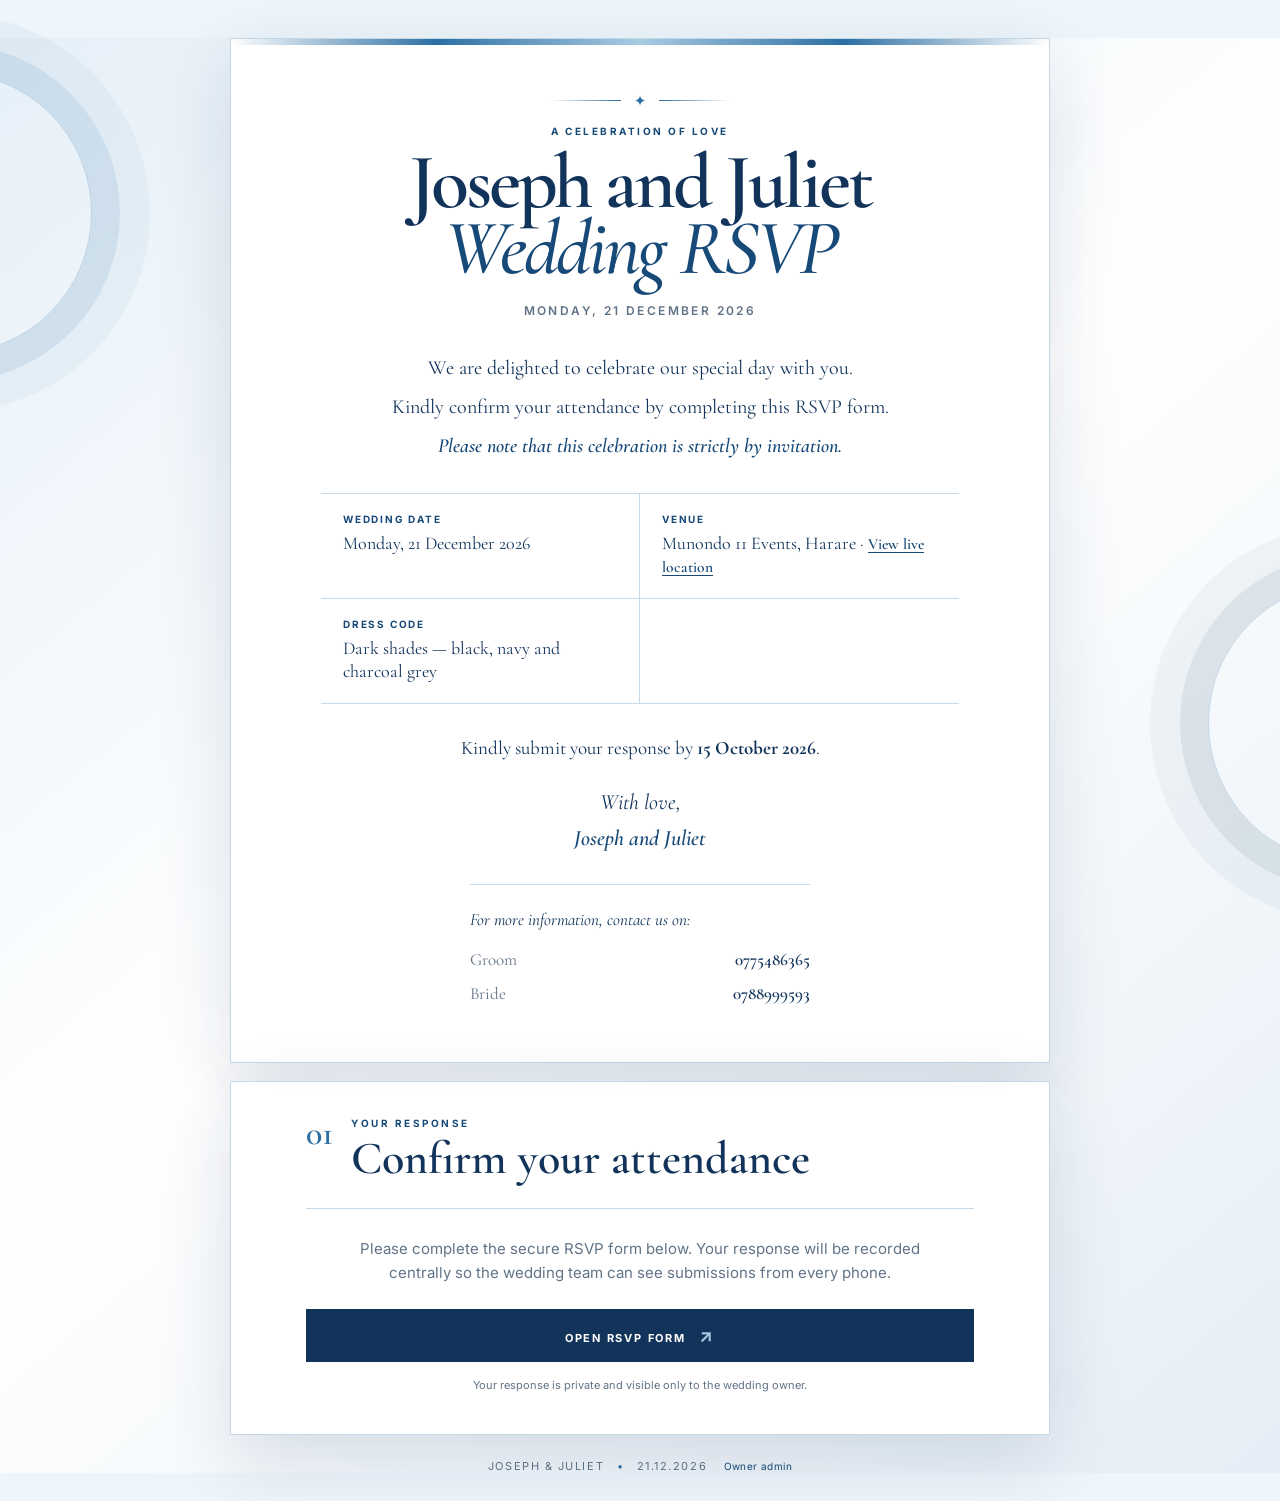
<file: index.html>
<!doctype html>
<html lang="en">
  <head>
    <meta charset="UTF-8" />
    <meta name="viewport" content="width=device-width, initial-scale=1.0" />
    <meta name="theme-color" content="#1d5f91" />
    <meta name="description" content="Joseph and Juliet wedding RSVP — Monday 21 December 2026." />
    <title>Joseph & Juliet | Wedding RSVP</title>
    <link rel="preconnect" href="https://fonts.googleapis.com" />
    <link rel="preconnect" href="https://fonts.gstatic.com" crossorigin />
    <link href="https://fonts.googleapis.com/css2?family=Cormorant+Garamond:ital,wght@0,400;0,500;0,600;0,700;1,500;1,600&family=Inter:wght@400;500;600;700&display=swap" rel="stylesheet" />
    <link rel="stylesheet" href="styles.css" />
  </head>
  <body>
    <main class="page-shell">
      <section class="invitation-card" aria-labelledby="page-title">
        <div class="gold-line"></div>
        <div class="ornament" aria-hidden="true"><span></span><b>✦</b><span></span></div>
        <p class="eyebrow">A celebration of love</p>
        <h1 id="page-title">Joseph and Juliet<br /><em>Wedding RSVP</em></h1>
        <p class="date-line">Monday, 21 December 2026</p>

        <div class="intro-copy">
          <p>We are delighted to celebrate our special day with you.</p>
          <p>Kindly confirm your attendance by completing this RSVP form.</p>
          <p class="invitation-note">Please note that this celebration is strictly by invitation.</p>
        </div>

        <div class="details-grid">
          <div class="detail"><span class="detail-label">Wedding date</span><span>Monday, 21 December 2026</span></div>
          <div class="detail"><span class="detail-label">Venue</span><span>Munondo 11 Events, Harare · <a class="map-link" href="https://maps.app.goo.gl/MpjNZfviGpF6EwaDA?g_st=ac" target="_blank" rel="noopener">View live location</a></span></div>
          <div class="detail"><span class="detail-label">Dress code</span><span>Dark shades — black, navy and charcoal grey</span></div>
        </div>

        <p class="deadline">Kindly submit your response by <strong>15 October 2026</strong>.</p>

        <div class="signature">With love,<br /><strong>Joseph and Juliet</strong></div>

        <div class="contacts">
          <p>For more information, contact us on:</p>
          <div><span>Groom</span><a href="tel:0775486365">0775486365</a></div>
          <div><span>Bride</span><a href="tel:0788999593">0788999593</a></div>
        </div>
      </section>

      <section class="rsvp-card shared-form-card" aria-labelledby="rsvp-heading">
        <div class="section-heading">
          <span class="step-number">01</span>
          <div>
            <p class="eyebrow">Your response</p>
            <h2 id="rsvp-heading">Confirm your attendance</h2>
          </div>
        </div>
        <p class="shared-form-copy">Please complete the secure RSVP form below. Your response will be recorded centrally so the wedding team can see submissions from every phone.</p>
        <a class="submit-button shared-form-button" href="https://docs.google.com/forms/d/e/1FAIpQLSdUGcJEQ6uNc-sGwar0F4VLFQfldJKxdSIdh1viYjbuNeP1Iw/viewform" target="_blank" rel="noopener">Open RSVP form <span>↗</span></a>
        <p class="form-footnote">Your response is private and visible only to the wedding owner.</p>
      </section>
      <footer>Joseph &amp; Juliet <span>•</span> 21.12.2026 <a class="admin-link" href="admin.html">Owner admin</a></footer>
    </main>
  </body>
</html>
</file>
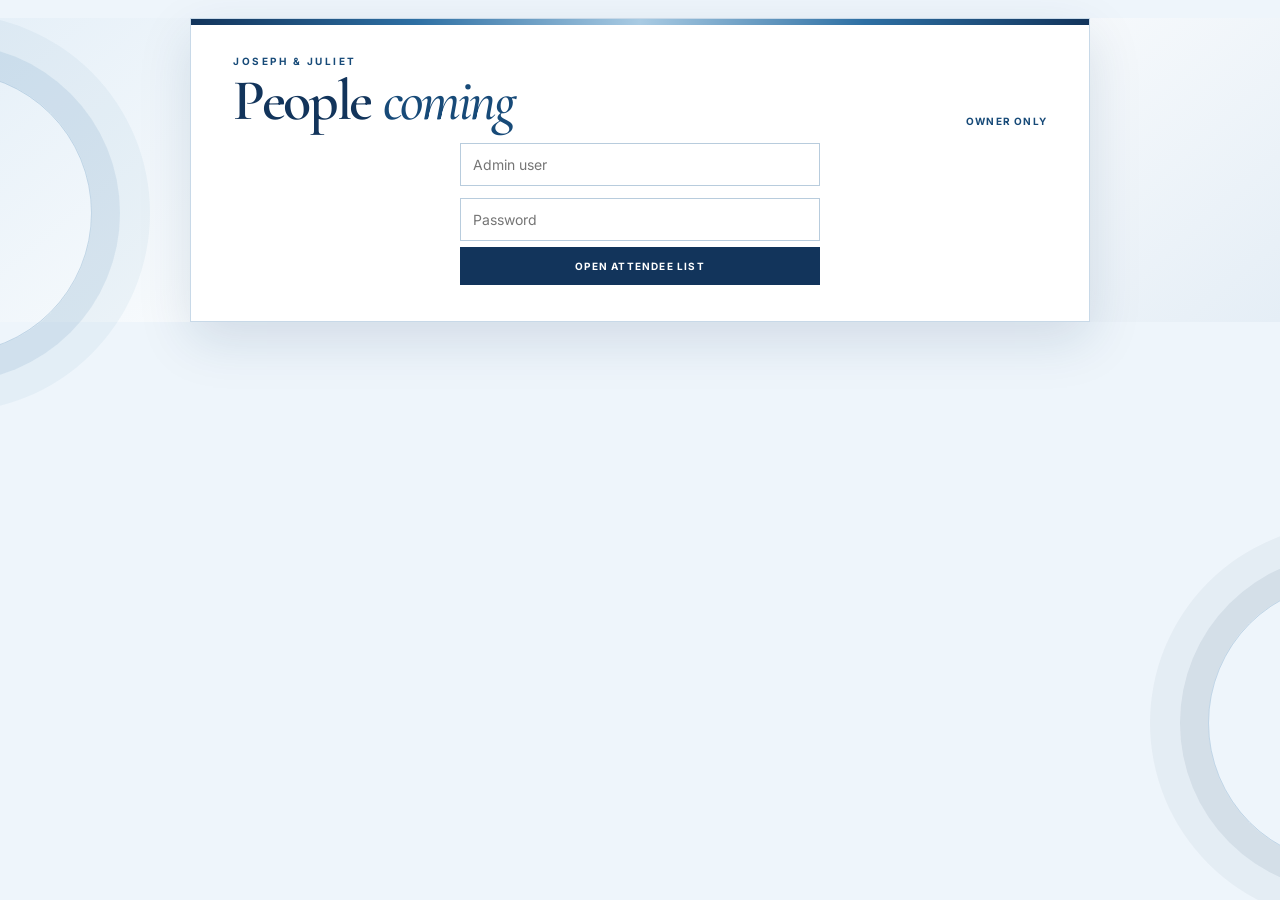
<file: admin.html>
<!doctype html>
<html lang="en">
<head>
  <meta charset="UTF-8" />
  <meta name="viewport" content="width=device-width, initial-scale=1.0" />
  <title>Joseph & Juliet | Attendees</title>
  <link rel="preconnect" href="https://fonts.googleapis.com" />
  <link rel="preconnect" href="https://fonts.gstatic.com" crossorigin />
  <link href="https://fonts.googleapis.com/css2?family=Cormorant+Garamond:wght@500;600;700&family=Inter:wght@400;600;700&display=swap" rel="stylesheet" />
  <link rel="stylesheet" href="styles.css" />
  <style>
    .admin-page{width:min(100% - 18px,900px);margin:18px auto 28px}.admin-card{position:relative;background:#fff;border:1px solid #c8d9e8;box-shadow:0 18px 50px rgba(18,52,91,.13);overflow:hidden}.admin-card:before{content:"";display:block;height:6px;background:linear-gradient(90deg,#12345b,#2d6fa3,#a9cbe3,#2d6fa3,#12345b)}.admin-inner{padding:30px clamp(14px,5vw,42px) 36px}.admin-head{display:flex;justify-content:space-between;align-items:end;gap:18px}.admin-head h1{margin:8px 0 0;font-size:clamp(38px,7vw,58px);line-height:.9}.admin-head h1 em{color:var(--accent-dark);font-weight:500}.admin-lock{color:var(--accent-dark);font:700 10px Inter,sans-serif;letter-spacing:.12em;text-transform:uppercase}.login{max-width:360px;margin:10px auto 0;text-align:center}.login input{width:100%;margin:6px 0;padding:12px;border:1px solid #b8ccdd;font:14px Inter,sans-serif}.login button,.small-button{width:100%;padding:13px 15px;border:0;background:var(--ink);color:#fff;font:700 10px Inter,sans-serif;letter-spacing:.12em;text-transform:uppercase;cursor:pointer}.error{color:#9b3d4b;font:11px Inter,sans-serif;margin:8px}.dashboard{display:none}.stats{display:grid;grid-template-columns:repeat(3,1fr);gap:10px;margin:24px 0 18px}.stat{padding:14px;background:#eef5fb;border:1px solid #c8d9e8}.stat strong{display:block;color:var(--accent-dark);font:700 24px "Cormorant Garamond",Georgia,serif}.stat span{display:block;margin-top:3px;color:var(--muted);font:9px Inter,sans-serif;letter-spacing:.08em;text-transform:uppercase}.table-wrap{overflow-x:auto;border:1px solid #c8d9e8}table{width:100%;border-collapse:collapse;min-width:570px;text-align:left}th{padding:13px 14px;background:#e5f0f8;color:var(--accent-dark);font:700 10px Inter,sans-serif;letter-spacing:.08em;text-transform:uppercase}td{padding:14px;border-top:1px solid #d8e5ef;color:var(--ink);font:16px/1.25 "Cormorant Garamond",Georgia,serif}.yes{display:inline-block;padding:5px 8px;background:#dcecf7;color:#174a78;font:700 10px Inter,sans-serif;letter-spacing:.08em;text-transform:uppercase}.actions{display:flex;gap:10px;margin-top:16px}.small-button{display:inline-block;text-align:center;text-decoration:none;flex:1}.outline{background:#fff;color:var(--ink);border:1px solid var(--accent)}.back{display:block;margin-top:20px;text-align:center;color:var(--accent-dark);font:11px Inter,sans-serif;text-decoration:none}@media(max-width:620px){.admin-head{align-items:flex-start;flex-direction:column}.stats{grid-template-columns:1fr}.actions{flex-direction:column}}
  </style>
</head>
<body>
<main class="admin-page"><section class="admin-card"><div class="admin-inner">
  <div class="admin-head"><div><p class="eyebrow">Joseph & Juliet</p><h1>People <em>coming</em></h1></div><div class="admin-lock">Owner only</div></div>
  <section id="login" class="login"><input id="user" placeholder="Admin user" autocomplete="username"><input id="pass" type="password" placeholder="Password" autocomplete="current-password"><button id="loginButton">Open attendee list</button><p id="error" class="error" hidden>Incorrect details.</p></section>
  <section id="dashboard" class="dashboard">
    <div class="stats"><div class="stat"><strong>1</strong><span>Responses</span></div><div class="stat"><strong>1</strong><span>Attending</span></div><div class="stat"><strong>3</strong><span>Guests coming</span></div></div>
    <div class="table-wrap"><table><thead><tr><th>Guest name(s)</th><th>Attending</th><th>Guests</th><th>Submitted</th></tr></thead><tbody><tr><td><strong>Tatenda</strong></td><td><span class="yes">Yes</span></td><td>3</td><td>26 Sep 2026</td></tr></tbody></table></div>
    <div class="actions"><a class="small-button outline" href="https://docs.google.com/forms/d/1xcpOLy--xYXZCv94JdTJXU7ETKtD3dhg4DmtH1lOcMc/edit#responses" target="_blank" rel="noopener">Refresh live list</a><a class="small-button" href="index.html">Back to RSVP</a></div>
  </section>
</div></section></main>
<script>const u=document.querySelector('#user'),p=document.querySelector('#pass'),e=document.querySelector('#error');function openList(){if(u.value==='1234'&&p.value==='5678'){document.querySelector('#login').style.display='none';document.querySelector('#dashboard').style.display='block'}else e.hidden=false}document.querySelector('#loginButton').addEventListener('click',openList);p.addEventListener('keydown',event=>{if(event.key==='Enter')openList()});</script>
</body>
</html>
</file>
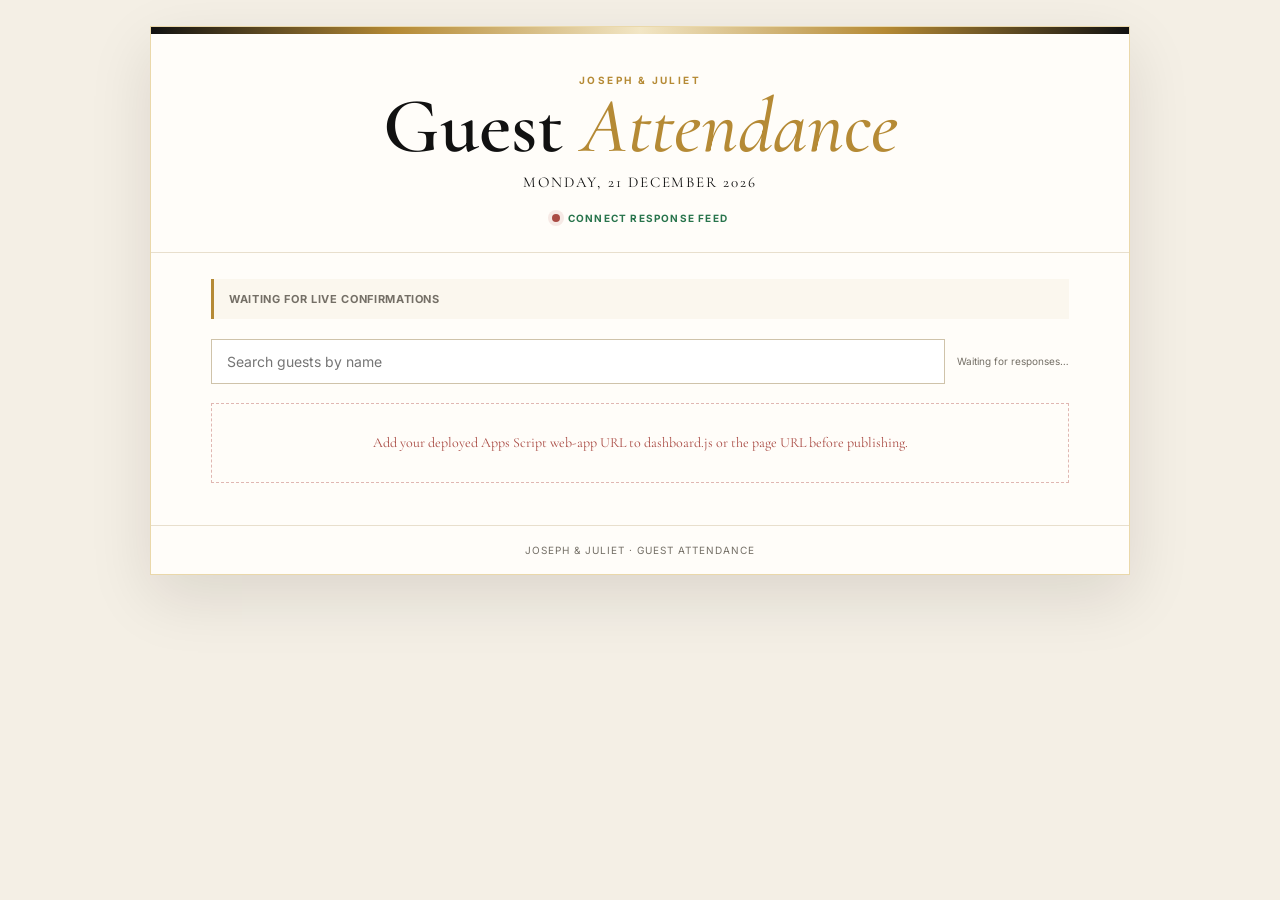
<file: dashboard.html>
<!doctype html>
<html lang="en">
<head>
  <meta charset="utf-8" />
  <meta name="viewport" content="width=device-width, initial-scale=1" />
  <meta name="theme-color" content="#111111" />
  <title>Joseph & Juliet | Guest Attendance</title>
  <link rel="preconnect" href="https://fonts.googleapis.com" />
  <link rel="preconnect" href="https://fonts.gstatic.com" crossorigin />
  <link href="https://fonts.googleapis.com/css2?family=Cormorant+Garamond:wght@500;600;700&family=Inter:wght@400;500;600;700&display=swap" rel="stylesheet" />
  <style>
    :root{--black:#111;--gold:#b58a35;--gold-light:#ead8aa;--paper:#fffdf9;--muted:#746f66;--line:#e8dfcd;--green:#28744c;--red:#a94a43}
    *{box-sizing:border-box}body{margin:0;background:#f4efe5;color:var(--black);font-family:Inter,system-ui,sans-serif}
    .page{width:min(100% - 24px,980px);margin:26px auto 50px}.shell{background:var(--paper);border:1px solid var(--gold-light);box-shadow:0 22px 60px #17110b1c;overflow:hidden}.top-rule{height:7px;background:linear-gradient(90deg,var(--black),var(--gold),#f2e6c5,var(--gold),var(--black))}
    header{padding:40px clamp(20px,6vw,70px) 26px;text-align:center;border-bottom:1px solid var(--line)}.eyebrow{margin:0;color:var(--gold);font:700 10px Inter,sans-serif;letter-spacing:.24em;text-transform:uppercase}.title{margin:9px 0 5px;font:600 clamp(46px,8vw,78px)/.82 "Cormorant Garamond",Georgia,serif}.title em{font-weight:500;color:var(--gold);font-style:italic}.subtitle{margin:14px 0 0;font:15px "Cormorant Garamond",Georgia,serif;letter-spacing:.12em;text-transform:uppercase}.live{display:inline-flex;align-items:center;gap:8px;margin-top:21px;color:var(--green);font:700 10px Inter,sans-serif;letter-spacing:.12em;text-transform:uppercase}.live-dot{width:8px;height:8px;border-radius:50%;background:var(--green);box-shadow:0 0 0 4px #28744c1c}.live-dot.error{background:var(--red);box-shadow:0 0 0 4px #a94a431c}
    .content{padding:26px clamp(16px,5vw,60px) 42px}.simple-summary{margin:0 0 20px;padding:13px 15px;background:#fbf7ee;border-left:3px solid var(--gold);color:var(--muted);font:700 11px Inter,sans-serif;letter-spacing:.06em;text-transform:uppercase}.tools{display:flex;gap:12px;align-items:center;margin-bottom:19px}.search{flex:1;padding:13px 15px;border:1px solid #cfc3aa;background:#fff;color:var(--black);font:14px Inter,sans-serif;outline:none}.search:focus{border-color:var(--gold);box-shadow:0 0 0 3px #b58a3522}.updated{color:var(--muted);font:10px Inter,sans-serif;white-space:nowrap}.cards{display:grid;gap:13px}.guest-card{padding:20px;background:#fff;border:1px solid var(--line);border-left:4px solid var(--gold);box-shadow:0 5px 18px #17110b0b}.guest-top{display:flex;justify-content:space-between;gap:15px;align-items:flex-start}.guest-name{margin:0;font:600 28px/1 "Cormorant Garamond",Georgia,serif}.badge{padding:6px 9px;background:#e7f3ea;color:var(--green);font:700 9px Inter,sans-serif;letter-spacing:.1em;text-transform:uppercase}.details{display:grid;grid-template-columns:repeat(3,1fr);gap:14px;margin-top:18px;padding-top:15px;border-top:1px solid var(--line)}.detail-label{display:block;color:var(--muted);font:700 9px Inter,sans-serif;letter-spacing:.1em;text-transform:uppercase}.detail-value{display:block;margin-top:5px;font:16px/1.25 "Cormorant Garamond",Georgia,serif}.attending-names{margin-top:17px;padding:13px;background:#fbf7ee}.attending-names .detail-value{font-size:17px}.submitted{margin-top:13px;color:var(--muted);font:10px Inter,sans-serif}.empty,.error-box{padding:28px;text-align:center;border:1px dashed var(--gold-light);color:var(--muted);font:14px/1.6 "Cormorant Garamond",Georgia,serif}.error-box{border-color:#e0b7b2;color:var(--red)}footer{padding:18px;text-align:center;border-top:1px solid var(--line);color:var(--muted);font:10px Inter,sans-serif;letter-spacing:.1em;text-transform:uppercase}
    @media(max-width:650px){.tools{align-items:stretch;flex-direction:column}.updated{white-space:normal}.details{grid-template-columns:1fr 1fr}.guest-top{flex-direction:column}.title{font-size:54px}}
  </style>
</head>
<body>
  <main class="page"><section class="shell"><div class="top-rule"></div>
    <header><p class="eyebrow">Joseph & Juliet</p><h1 class="title">Guest <em>Attendance</em></h1><p class="subtitle">Monday, 21 December 2026</p><div class="live" aria-live="polite"><span id="live-dot" class="live-dot"></span><span id="status-text">Live RSVP Updates</span></div></header>
    <div class="content">
      <p id="simple-summary" class="simple-summary">Waiting for confirmations</p>
      <div class="tools"><input id="search" class="search" type="search" placeholder="Search guests by name" aria-label="Search guests by name" /><span id="updated" class="updated">Waiting for responses…</span></div>
      <section id="guest-cards" class="cards" aria-live="polite"><div class="empty">Loading confirmations…</div></section>
    </div><footer>Joseph & Juliet · Guest attendance</footer>
  </section></main>
  <script src="dashboard.js"></script>
</body>
</html>
</file>
<file: styles.css>
:root{--ink:#12345b;--muted:#617386;--paper:#ffffff;--cream:#eef5fb;--accent:#2d6fa3;--accent-dark:#174a78;--line:#c8d9e8;--shadow:0 24px 70px rgba(18,52,91,.14);font-family:Inter,system-ui,sans-serif;color:var(--ink);background:var(--cream)}*{box-sizing:border-box}body{margin:0;min-width:320px;background:linear-gradient(140deg,#e6f0f8,#fff 48%,#e5eef6)}body:before,body:after{content:"";position:fixed;pointer-events:none;border:1px solid rgba(45,111,163,.24);border-radius:50%;width:280px;height:280px}body:before{left:-190px;top:8%;box-shadow:0 0 0 28px rgba(45,111,163,.1),0 0 0 58px rgba(45,111,163,.05)}body:after{right:-210px;bottom:4%;box-shadow:0 0 0 28px rgba(18,52,91,.08),0 0 0 58px rgba(18,52,91,.04)}.page-shell{width:min(100% - 30px,820px);margin:38px auto 28px}.invitation-card,.rsvp-card{position:relative;background:rgba(255,255,255,.97);border:1px solid rgba(45,111,163,.28);box-shadow:var(--shadow)}.invitation-card{padding:52px clamp(24px,8vw,90px) 52px;text-align:center;overflow:hidden}.gold-line{height:6px;position:absolute;inset:0 0 auto;background:linear-gradient(90deg,transparent,var(--accent),#a9cbe3,var(--accent),transparent)}.ornament{display:flex;align-items:center;justify-content:center;gap:13px;color:var(--accent);margin:0 0 15px}.ornament span{height:1px;width:70px;background:linear-gradient(90deg,transparent,var(--accent))}.ornament span:last-child{transform:scaleX(-1)}.ornament b{font-size:15px}.eyebrow{margin:0;color:var(--accent-dark);font:700 10px Inter,sans-serif;letter-spacing:.25em;text-transform:uppercase}h1,h2{font-family:"Cormorant Garamond",Georgia,serif}h1{margin:13px 0 0;font-size:clamp(44px,8vw,78px);line-height:.84;font-weight:600;letter-spacing:-.04em}h1 em{color:var(--accent-dark);font-weight:500}.date-line{margin:22px 0 0;color:var(--muted);font:600 12px Inter,sans-serif;letter-spacing:.2em;text-transform:uppercase}.intro-copy{max-width:570px;margin:35px auto 31px;font:20px/1.55 "Cormorant Garamond",Georgia,serif}.intro-copy p{margin:8px 0}.details-grid{display:grid;grid-template-columns:1fr 1fr;border-top:1px solid var(--line);border-bottom:1px solid var(--line);text-align:left}.detail{padding:19px 22px;min-height:92px;border-bottom:1px solid var(--line);font:18px/1.3 "Cormorant Garamond",Georgia,serif}.detail:nth-child(odd){border-right:1px solid var(--line)}.detail:last-child{border-bottom:0}.detail-label{display:block;margin-bottom:7px;color:var(--accent-dark);font:700 10px Inter,sans-serif;letter-spacing:.18em;text-transform:uppercase}.map-link{color:var(--accent-dark);font-size:.86em;font-weight:600;text-decoration:underline;text-underline-offset:3px}.deadline{margin:30px 0 0;font:19px/1.45 "Cormorant Garamond",Georgia,serif}.signature{margin-top:27px;font:italic 22px/1.35 "Cormorant Garamond",Georgia,serif}.signature strong{display:inline-block;margin-top:6px;color:var(--accent-dark);font-weight:600}.contacts{max-width:340px;margin:30px auto 0;padding-top:22px;border-top:1px solid var(--line);text-align:left;font:17px/1.5 "Cormorant Garamond",Georgia,serif}.contacts p{margin:0 0 11px;font-style:italic}.contacts div{display:flex;justify-content:space-between;padding:4px 0}.contacts div span{color:var(--muted)}.contacts a{color:var(--ink);text-decoration:none;font-weight:600}.rsvp-card{margin-top:18px;padding:35px clamp(24px,8vw,75px) 42px}.section-heading{display:flex;gap:18px;align-items:flex-start;padding-bottom:27px;border-bottom:1px solid var(--line)}.step-number{color:var(--accent);font:600 34px/1 "Cormorant Garamond",Georgia,serif}h2{margin:8px 0 0;font-size:clamp(31px,5vw,46px);line-height:.95;font-weight:600}fieldset{border:0;margin:28px 0 0;padding:0}legend,.field-block>label{display:block;font:600 19px/1.2 "Cormorant Garamond",Georgia,serif}legend span,label span{color:var(--accent-dark)}.choice{display:flex;align-items:center;gap:12px;position:relative;margin-top:18px;cursor:pointer;font:18px/1.4 "Cormorant Garamond",Georgia,serif}.choice input{position:absolute;opacity:0}.radio-mark{width:20px;height:20px;border:1.5px solid #7f9ab0;border-radius:50%;transition:.18s}.choice input:checked+.radio-mark{border:6px solid var(--accent);box-shadow:0 0 0 1px var(--accent)}.choice:focus-within .radio-mark{outline:3px solid rgba(45,111,163,.2);outline-offset:3px}.form-divider{height:1px;margin:31px 0;background:var(--line)}.field-block{margin-top:27px}.field-note{margin:9px 0 12px;color:var(--muted);font:13px/1.5 Inter,sans-serif}select,textarea{width:100%;border:1px solid #b8ccdd;border-radius:2px;background:#fff;color:var(--ink);font:15px Inter,sans-serif;padding:14px 15px;outline:none}select:focus,textarea:focus{border-color:var(--accent);box-shadow:0 0 0 3px rgba(45,111,163,.13)}textarea{resize:vertical;min-height:100px}.submit-button{width:100%;margin-top:32px;border:0;background:var(--ink);color:#fff;padding:16px 22px;font:700 11px Inter,sans-serif;letter-spacing:.16em;text-transform:uppercase;cursor:pointer;transition:.16s}.submit-button:hover{background:var(--accent-dark)}.submit-button:active{transform:scale(.98)}.submit-button span{margin-left:9px;color:#a9cbe3;font-size:18px}.form-footnote{margin:17px 0 0;text-align:center;color:var(--muted);font-size:11px}.success-message{margin-top:18px;padding:13px 15px;background:#eaf4fb;color:#214d70;text-align:center;font-size:14px}footer{padding:24px 0 0;text-align:center;color:var(--muted);font:11px Inter,sans-serif;letter-spacing:.14em;text-transform:uppercase}footer span{padding:0 8px;color:var(--accent)}footer .admin-link{margin-left:12px;color:var(--accent-dark);font-size:10px;letter-spacing:.04em;text-decoration:none;text-transform:none}footer .admin-link:hover{text-decoration:underline}@media(max-width:600px){.page-shell{width:min(100% - 16px,820px);margin-top:18px}.invitation-card{padding:38px 18px 40px}.details-grid{grid-template-columns:1fr}.detail,.detail:nth-child(odd){border-right:0;border-bottom:1px solid var(--line)}.detail:last-child{border-bottom:0}.rsvp-card{padding:29px 20px 35px}h1{font-size:50px}}

.invitation-note{color:var(--accent-dark);font-style:italic;font-weight:600}

.shared-form-copy{max-width:560px;margin:28px auto 0;text-align:center;color:var(--muted);font:15px/1.6 Inter,sans-serif}.shared-form-button{display:block;text-align:center;text-decoration:none;margin-top:24px}.shared-form-button:hover{color:#fff}.shared-form-card .form-footnote{margin-top:16px}
</file>
